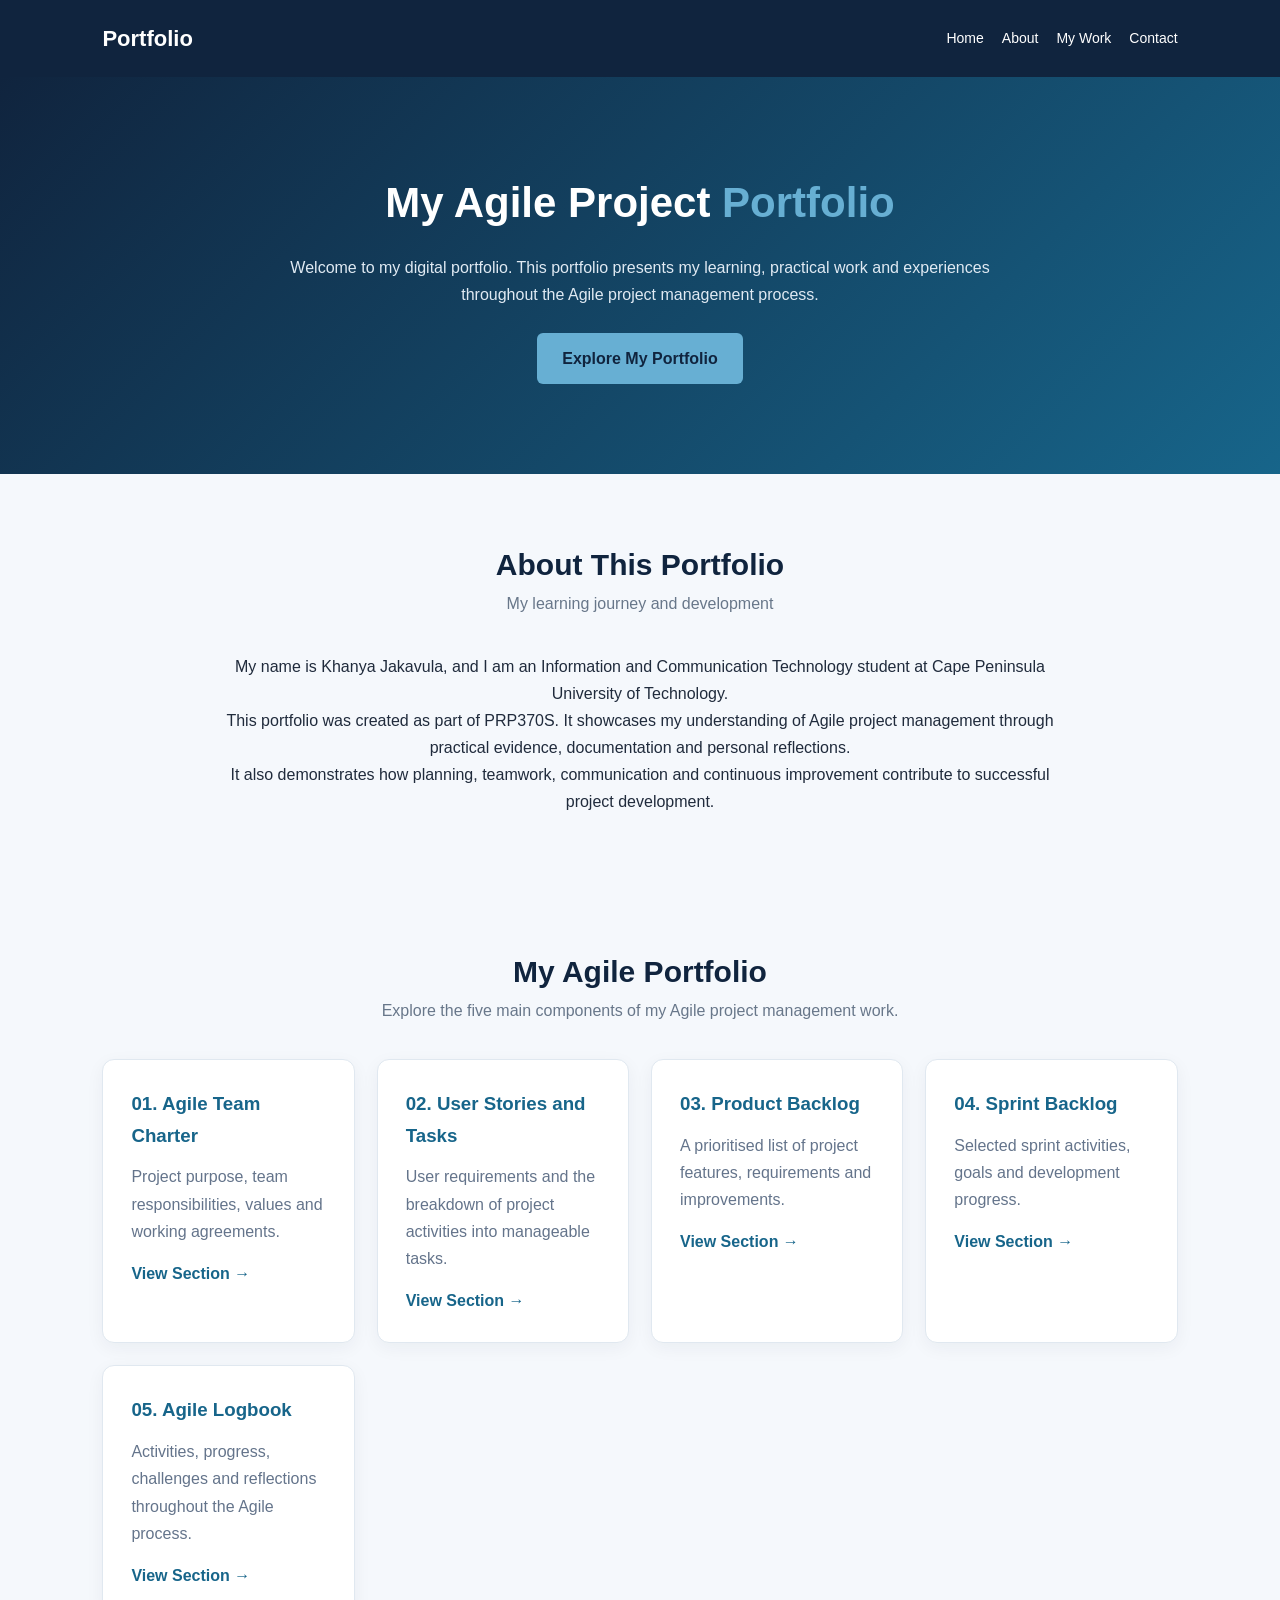
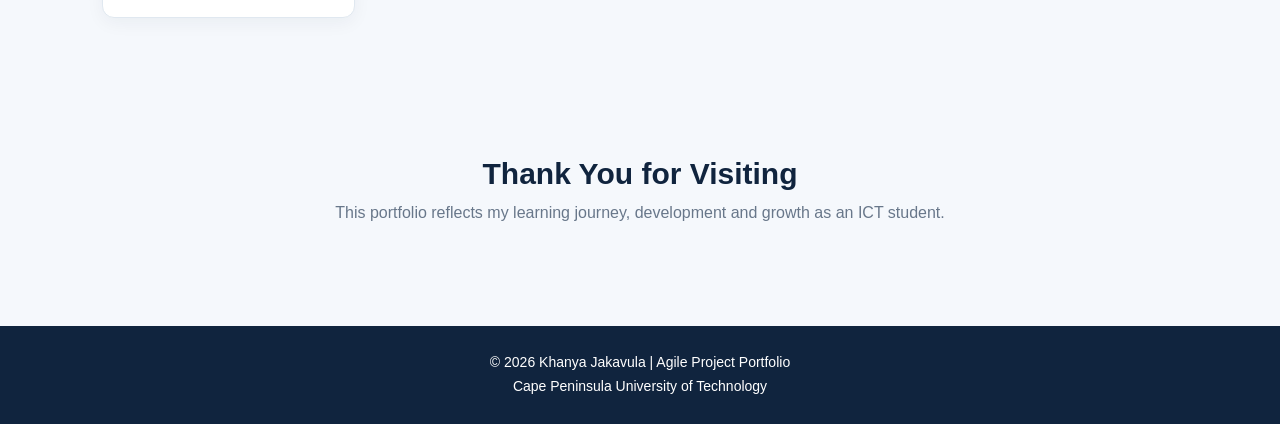
<file: PRP370S-Agile-Portfolio/index.html>
<!DOCTYPE html>
<html lang="en">
<head>
    <meta charset="UTF-8">
    <meta name="viewport" content="width=device-width, initial-scale=1.0">

    <title>PRP370S | Agile Project Portfolio</title>

    <link rel="stylesheet" href="style.css">
</head>

<body>

    <!-- NAVIGATION -->
    <header>
        <div class="logo">Portfolio</div>

        <nav>
            <a href="#home">Home</a>
            <a href="#about">About</a>
            <a href="#portfolio">My Work</a>
            <a href="#contact">Contact</a>
        </nav>
    </header>

    <!-- HERO SECTION -->
    <section class="hero" id="home">

        <h1>My Agile Project <span>Portfolio</span></h1>

        <p>
            Welcome to my digital portfolio.
            This portfolio presents my learning, practical work
            and experiences throughout the Agile project management process.
        </p>

        <a href="#portfolio" class="hero-button">
            Explore My Portfolio
        </a>

    </section>

    <!-- ABOUT SECTION -->
    <section id="about">

        <div class="section-title">
            <h2>About This Portfolio</h2>
            <p>My learning journey and development</p>
        </div>

        <div class="about">

            <p>
                My name is Khanya Jakavula, and I am an
                Information and Communication Technology student
                at Cape Peninsula University of Technology.
            </p>

            <p>
                This portfolio was created as part of PRP370S.
                It showcases my understanding of Agile project
                management through practical evidence, documentation
                and personal reflections.
            </p>

            <p>
                It also demonstrates how planning, teamwork,
                communication and continuous improvement contribute
                to successful project development.
            </p>

        </div>

    </section>

    <!-- PORTFOLIO SECTIONS -->
    <section id="portfolio">

        <div class="section-title">
            <h2>My Agile Portfolio</h2>

            <p>
                Explore the five main components of my
                Agile project management work.
            </p>
        </div>

        <div class="cards">

            <div class="card">
                <h3>01. Agile Team Charter</h3>

                <p>
                    Project purpose, team responsibilities,
                    values and working agreements.
                </p>

                <a href="agile-team-charter/index.html">
                    View Section →
                </a>
            </div>

            <div class="card">
                <h3>02. User Stories and Tasks</h3>

                <p>
                    User requirements and the breakdown
                    of project activities into manageable tasks.
                </p>

                <a href="user-stories-tasks/index.html">
                    View Section →
                </a>
            </div>

            <div class="card">
                <h3>03. Product Backlog</h3>

                <p>
                    A prioritised list of project features,
                    requirements and improvements.
                </p>

                <a href="product-backlog/index.html">
                    View Section →
                </a>
            </div>

            <div class="card">
                <h3>04. Sprint Backlog</h3>

                <p>
                    Selected sprint activities, goals
                    and development progress.
                </p>

                <a href="sprint-backlog/index.html">
                    View Section →
                </a>
            </div>

            <div class="card">
                <h3>05. Agile Logbook</h3>

                <p>
                    Activities, progress, challenges
                    and reflections throughout the Agile process.
                </p>

                <a href="agile-logbook/index.html">
                    View Section →
                </a>
            </div>

        </div>

    </section>

    <!-- CONTACT SECTION -->
    <section id="contact">

        <div class="section-title">
            <h2>Thank You for Visiting</h2>

            <p>
                This portfolio reflects my learning journey,
                development and growth as an ICT student.
            </p>
        </div>

    </section>

    <!-- FOOTER -->
    <footer>

        <p>
            © 2026 Khanya Jakavula |
           Agile Project Portfolio
        </p>

        <p>Cape Peninsula University of Technology</p>

    </footer>

</body>
</html>
</file>
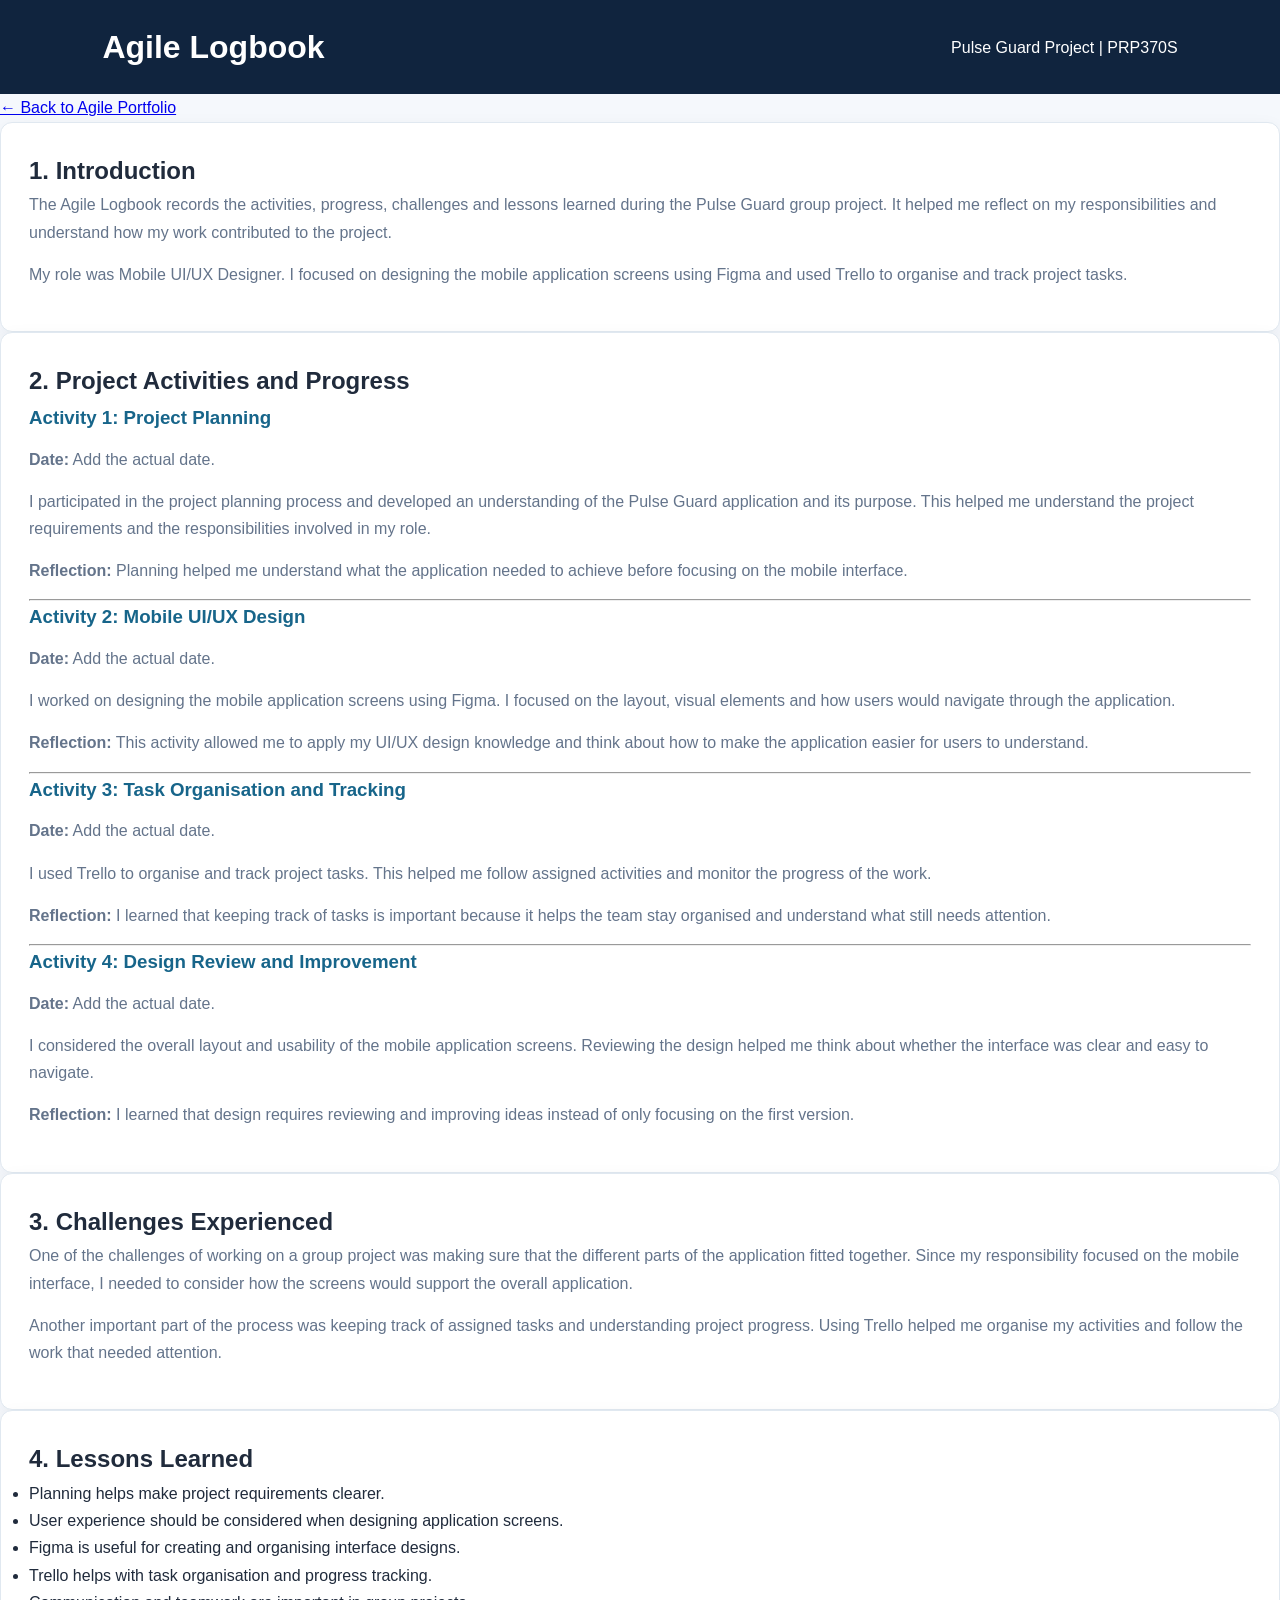
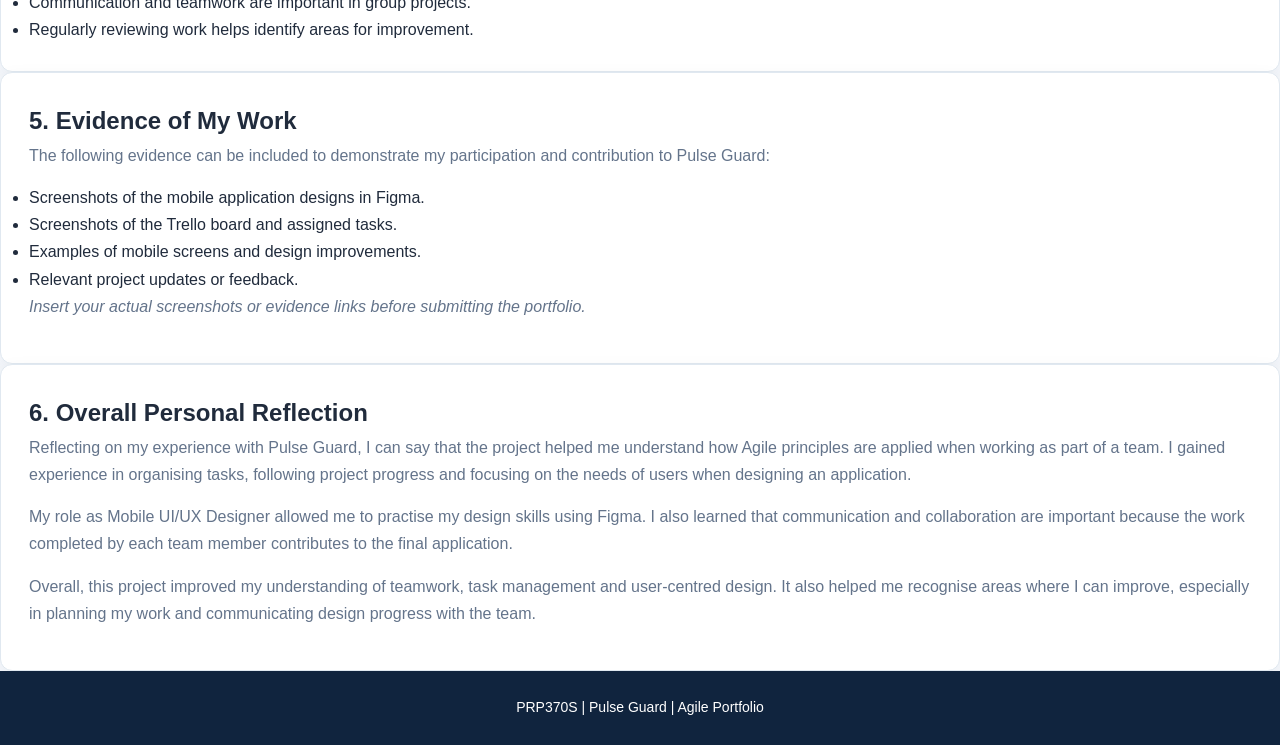
<file: PRP370S-Agile-Portfolio/agile-logbook/index.html>
<!DOCTYPE html>
<html lang="en">
<head>
    <meta charset="UTF-8">
    <meta name="viewport" content="width=device-width, initial-scale=1.0">
    <title>Agile Logbook | Pulse Guard</title>
    <link rel="stylesheet" href="../style.css">
</head>

<body>

<header>
    <h1>Agile Logbook</h1>
    <p>Pulse Guard Project | PRP370S</p>
</header>

<main class="container">

    <a href="../index.html" class="back-link">
        ← Back to Agile Portfolio
    </a>

    <section class="card">
        <h2>1. Introduction</h2>
        <p>
            The Agile Logbook records the activities, progress,
            challenges and lessons learned during the Pulse Guard
            group project. It helped me reflect on my responsibilities
            and understand how my work contributed to the project.
        </p>
        <p>
            My role was Mobile UI/UX Designer. I focused on designing
            the mobile application screens using Figma and used
            Trello to organise and track project tasks.
        </p>
    </section>

    <section class="card">
        <h2>2. Project Activities and Progress</h2>

        <h3>Activity 1: Project Planning</h3>
        <p><strong>Date:</strong> Add the actual date.</p>
        <p>
            I participated in the project planning process and
            developed an understanding of the Pulse Guard application
            and its purpose. This helped me understand the project
            requirements and the responsibilities involved in my role.
        </p>
        <p><strong>Reflection:</strong> Planning helped me understand
            what the application needed to achieve before focusing
            on the mobile interface.</p>

        <hr>

        <h3>Activity 2: Mobile UI/UX Design</h3>
        <p><strong>Date:</strong> Add the actual date.</p>
        <p>
            I worked on designing the mobile application screens
            using Figma. I focused on the layout, visual elements
            and how users would navigate through the application.
        </p>
        <p><strong>Reflection:</strong> This activity allowed me
            to apply my UI/UX design knowledge and think about
            how to make the application easier for users to understand.</p>

        <hr>

        <h3>Activity 3: Task Organisation and Tracking</h3>
        <p><strong>Date:</strong> Add the actual date.</p>
        <p>
            I used Trello to organise and track project tasks.
            This helped me follow assigned activities and monitor
            the progress of the work.
        </p>
        <p><strong>Reflection:</strong> I learned that keeping
            track of tasks is important because it helps the team
            stay organised and understand what still needs attention.</p>

        <hr>

        <h3>Activity 4: Design Review and Improvement</h3>
        <p><strong>Date:</strong> Add the actual date.</p>
        <p>
            I considered the overall layout and usability of the
            mobile application screens. Reviewing the design
            helped me think about whether the interface was
            clear and easy to navigate.
        </p>
        <p><strong>Reflection:</strong> I learned that design
            requires reviewing and improving ideas instead of
            only focusing on the first version.
        </p>
    </section>

    <section class="card">
        <h2>3. Challenges Experienced</h2>
        <p>
            One of the challenges of working on a group project
            was making sure that the different parts of the
            application fitted together. Since my responsibility
            focused on the mobile interface, I needed to consider
            how the screens would support the overall application.
        </p>
        <p>
            Another important part of the process was keeping
            track of assigned tasks and understanding project
            progress. Using Trello helped me organise my activities
            and follow the work that needed attention.
        </p>
    </section>

    <section class="card">
        <h2>4. Lessons Learned</h2>
        <ul>
            <li>Planning helps make project requirements clearer.</li>
            <li>User experience should be considered when designing application screens.</li>
            <li>Figma is useful for creating and organising interface designs.</li>
            <li>Trello helps with task organisation and progress tracking.</li>
            <li>Communication and teamwork are important in group projects.</li>
            <li>Regularly reviewing work helps identify areas for improvement.</li>
        </ul>
    </section>

    <section class="card">
        <h2>5. Evidence of My Work</h2>
        <p>
            The following evidence can be included to demonstrate
            my participation and contribution to Pulse Guard:
        </p>
        <ul>
            <li>Screenshots of the mobile application designs in Figma.</li>
            <li>Screenshots of the Trello board and assigned tasks.</li>
            <li>Examples of mobile screens and design improvements.</li>
            <li>Relevant project updates or feedback.</li>
        </ul>
        <p>
            <em>
                Insert your actual screenshots or evidence links
                before submitting the portfolio.
            </em>
        </p>
    </section>

    <section class="card">
        <h2>6. Overall Personal Reflection</h2>
        <p>
            Reflecting on my experience with Pulse Guard, I can
            say that the project helped me understand how Agile
            principles are applied when working as part of a team.
            I gained experience in organising tasks, following
            project progress and focusing on the needs of users
            when designing an application.
        </p>
        <p>
            My role as Mobile UI/UX Designer allowed me to practise
            my design skills using Figma. I also learned that
            communication and collaboration are important because
            the work completed by each team member contributes
            to the final application.
        </p>
        <p>
            Overall, this project improved my understanding of
            teamwork, task management and user-centred design.
            It also helped me recognise areas where I can improve,
            especially in planning my work and communicating
            design progress with the team.
        </p>
    </section>

</main>

<footer>
    <p>PRP370S | Pulse Guard | Agile Portfolio</p>
</footer>

</body>
</html>
</file>
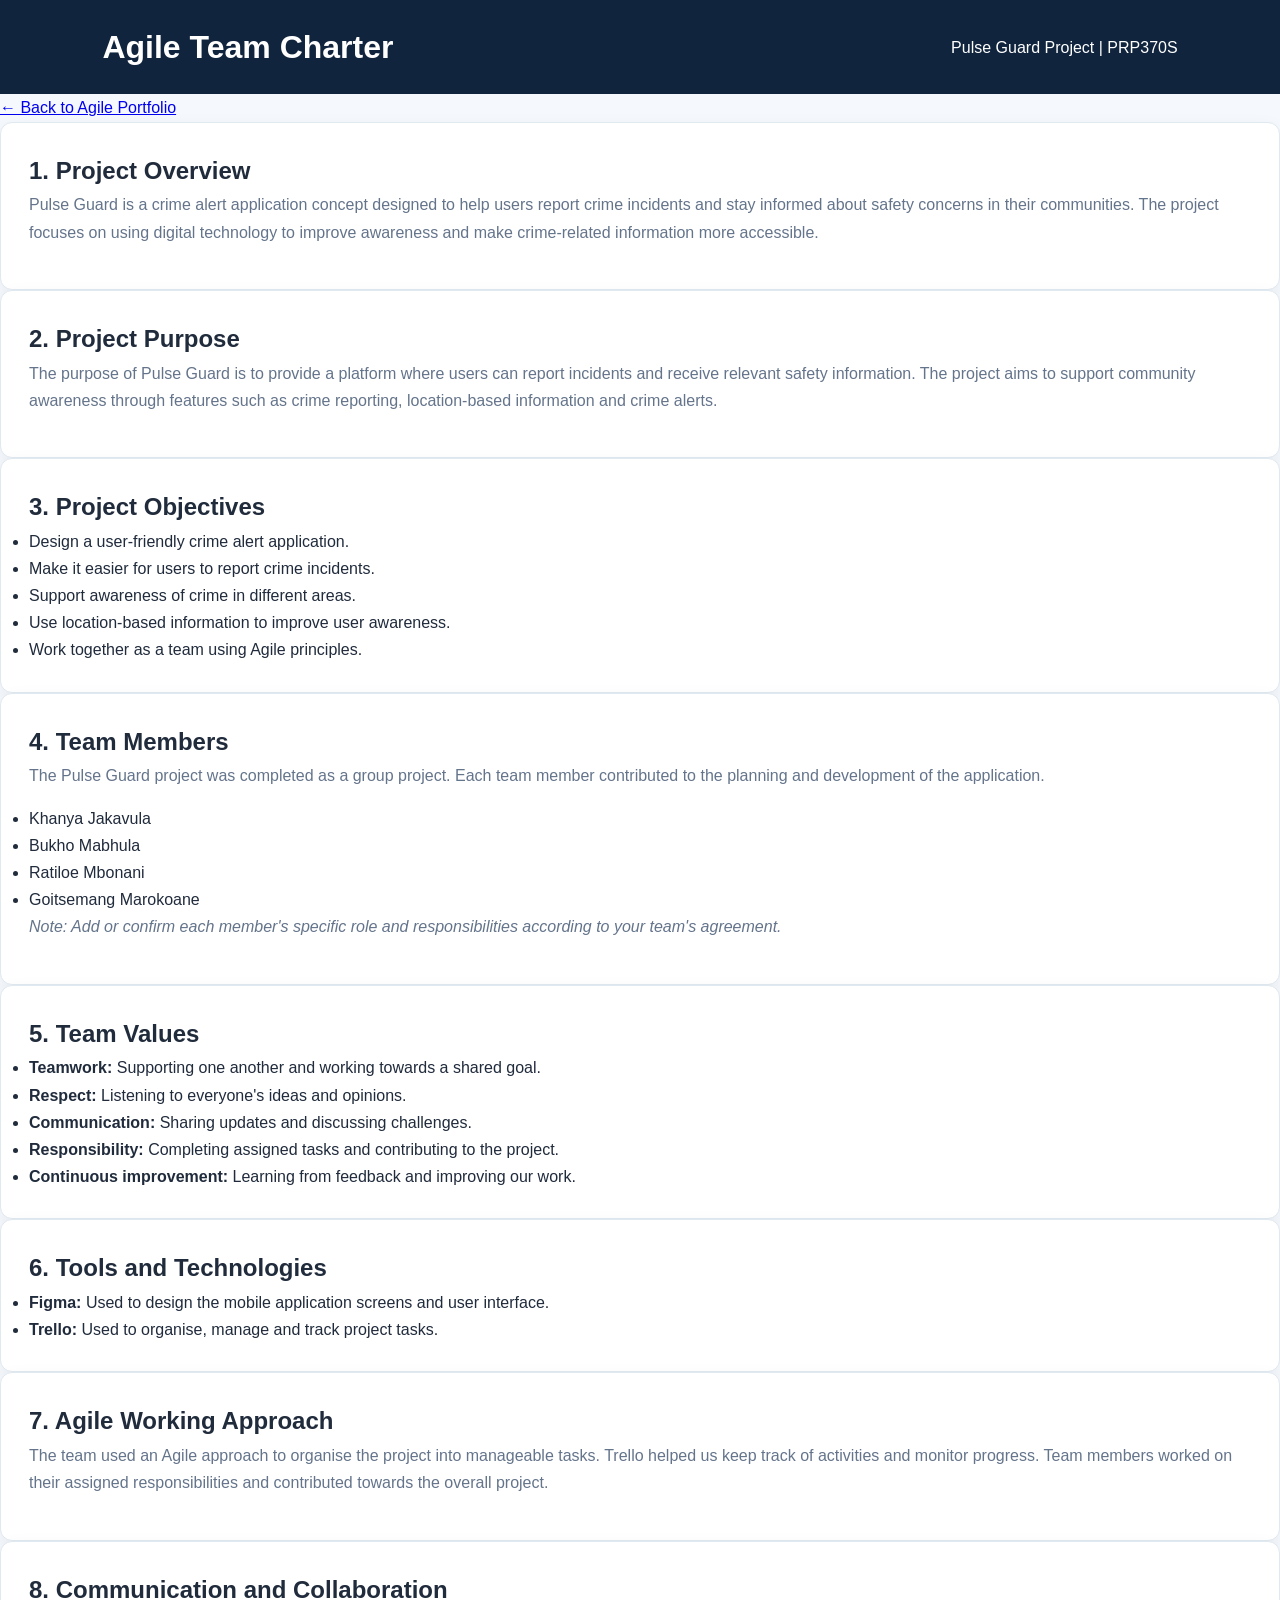
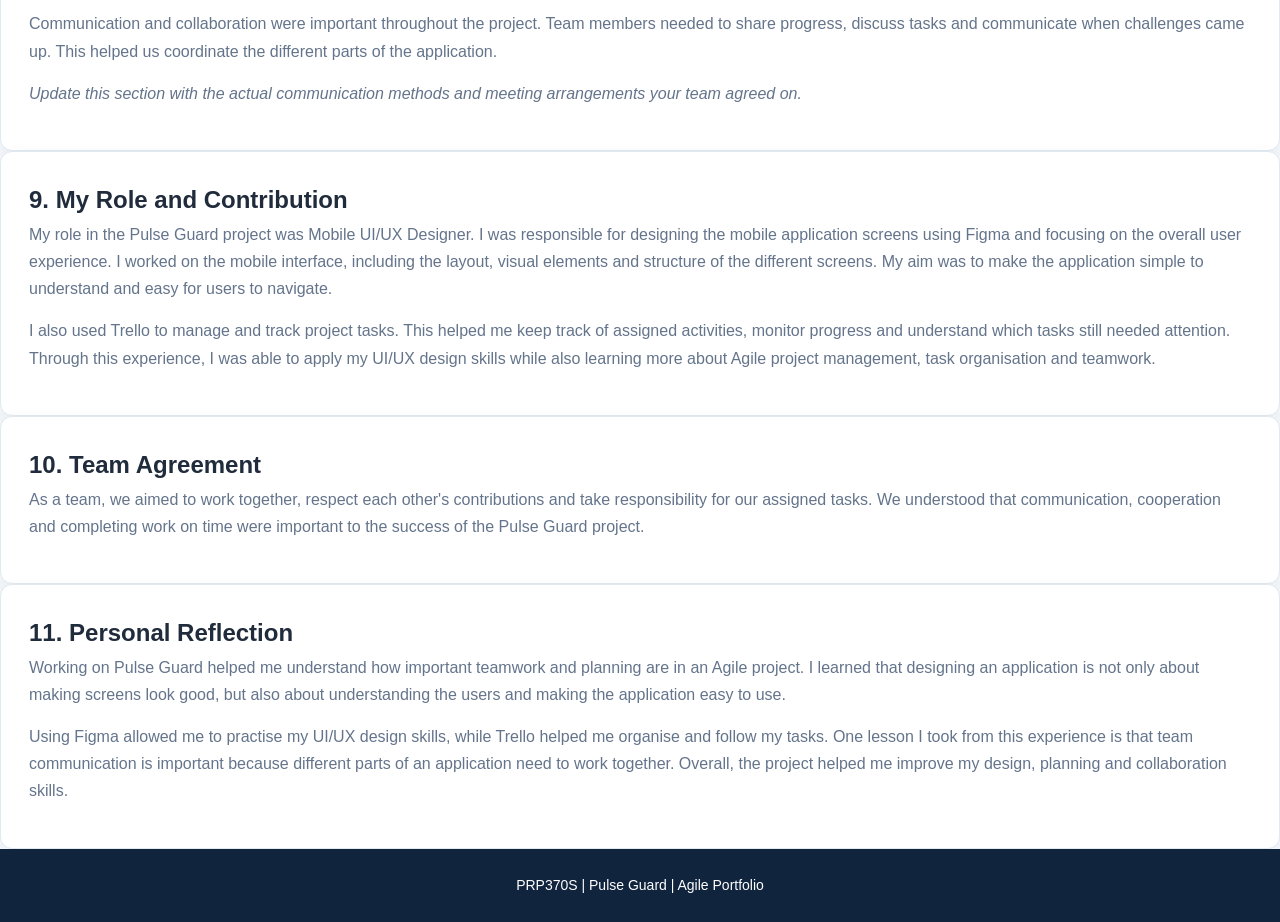
<file: PRP370S-Agile-Portfolio/agile-team-charter/index.html>
<!DOCTYPE html>
<html lang="en">
<head>
    <meta charset="UTF-8">
    <meta name="viewport" content="width=device-width, initial-scale=1.0">
    <title>Agile Team Charter | Pulse Guard</title>
    <link rel="stylesheet" href="../style.css">
</head>

<body>

    <header>
        <h1>Agile Team Charter</h1>
        <p>Pulse Guard Project | PRP370S</p>
    </header>

    <main class="container">

        <a href="../index.html" class="back-link">← Back to Agile Portfolio</a>

        <section class="card">
            <h2>1. Project Overview</h2>
            <p>
                Pulse Guard is a crime alert application concept designed
                to help users report crime incidents and stay informed
                about safety concerns in their communities. The project
                focuses on using digital technology to improve awareness
                and make crime-related information more accessible.
            </p>
        </section>

        <section class="card">
            <h2>2. Project Purpose</h2>
            <p>
                The purpose of Pulse Guard is to provide a platform where
                users can report incidents and receive relevant safety
                information. The project aims to support community
                awareness through features such as crime reporting,
                location-based information and crime alerts.
            </p>
        </section>

        <section class="card">
            <h2>3. Project Objectives</h2>
            <ul>
                <li>Design a user-friendly crime alert application.</li>
                <li>Make it easier for users to report crime incidents.</li>
                <li>Support awareness of crime in different areas.</li>
                <li>Use location-based information to improve user awareness.</li>
                <li>Work together as a team using Agile principles.</li>
            </ul>
        </section>

        <section class="card">
            <h2>4. Team Members</h2>
            <p>
                The Pulse Guard project was completed as a group project.
                Each team member contributed to the planning and development
                of the application.
            </p>
            <ul>
                <li>Khanya Jakavula</li>
                <li>Bukho Mabhula</li>
                <li>Ratiloe Mbonani</li>
                <li>Goitsemang Marokoane</li>
            </ul>
            <p>
                <em>Note: Add or confirm each member's specific role and
                responsibilities according to your team's agreement.</em>
            </p>
        </section>

        <section class="card">
            <h2>5. Team Values</h2>
            <ul>
                <li><strong>Teamwork:</strong> Supporting one another and
                working towards a shared goal.</li>
                <li><strong>Respect:</strong> Listening to everyone's ideas
                and opinions.</li>
                <li><strong>Communication:</strong> Sharing updates and
                discussing challenges.</li>
                <li><strong>Responsibility:</strong> Completing assigned
                tasks and contributing to the project.</li>
                <li><strong>Continuous improvement:</strong> Learning from
                feedback and improving our work.</li>
            </ul>
        </section>

        <section class="card">
            <h2>6. Tools and Technologies</h2>
            <ul>
                <li><strong>Figma:</strong> Used to design the mobile
                application screens and user interface.</li>
                <li><strong>Trello:</strong> Used to organise, manage
                and track project tasks.</li>
            </ul>
        </section>

        <section class="card">
            <h2>7. Agile Working Approach</h2>
            <p>
                The team used an Agile approach to organise the project
                into manageable tasks. Trello helped us keep track of
                activities and monitor progress. Team members worked
                on their assigned responsibilities and contributed
                towards the overall project.
            </p>
        </section>

        <section class="card">
            <h2>8. Communication and Collaboration</h2>
            <p>
                Communication and collaboration were important throughout
                the project. Team members needed to share progress,
                discuss tasks and communicate when challenges came up.
                This helped us coordinate the different parts of the
                application.
            </p>
            <p>
                <em>Update this section with the actual communication
                methods and meeting arrangements your team agreed on.</em>
            </p>
        </section>

        <section class="card">
            <h2>9. My Role and Contribution</h2>
            <p>
                My role in the Pulse Guard project was Mobile UI/UX Designer.
                I was responsible for designing the mobile application
                screens using Figma and focusing on the overall user
                experience. I worked on the mobile interface, including
                the layout, visual elements and structure of the different
                screens. My aim was to make the application simple to
                understand and easy for users to navigate.
            </p>
            <p>
                I also used Trello to manage and track project tasks.
                This helped me keep track of assigned activities, monitor
                progress and understand which tasks still needed attention.
                Through this experience, I was able to apply my UI/UX
                design skills while also learning more about Agile project
                management, task organisation and teamwork.
            </p>
        </section>

        <section class="card">
            <h2>10. Team Agreement</h2>
            <p>
                As a team, we aimed to work together, respect each other's
                contributions and take responsibility for our assigned
                tasks. We understood that communication, cooperation and
                completing work on time were important to the success
                of the Pulse Guard project.
            </p>
        </section>

        <section class="card">
            <h2>11. Personal Reflection</h2>
            <p>
                Working on Pulse Guard helped me understand how important
                teamwork and planning are in an Agile project. I learned
                that designing an application is not only about making
                screens look good, but also about understanding the users
                and making the application easy to use.
            </p>
            <p>
                Using Figma allowed me to practise my UI/UX design skills,
                while Trello helped me organise and follow my tasks.
                One lesson I took from this experience is that team
                communication is important because different parts of
                an application need to work together. Overall, the project
                helped me improve my design, planning and collaboration
                skills.
            </p>
        </section>

    </main>

    <footer>
        <p>PRP370S | Pulse Guard | Agile Portfolio</p>
    </footer>

</body>
</html>
</file>
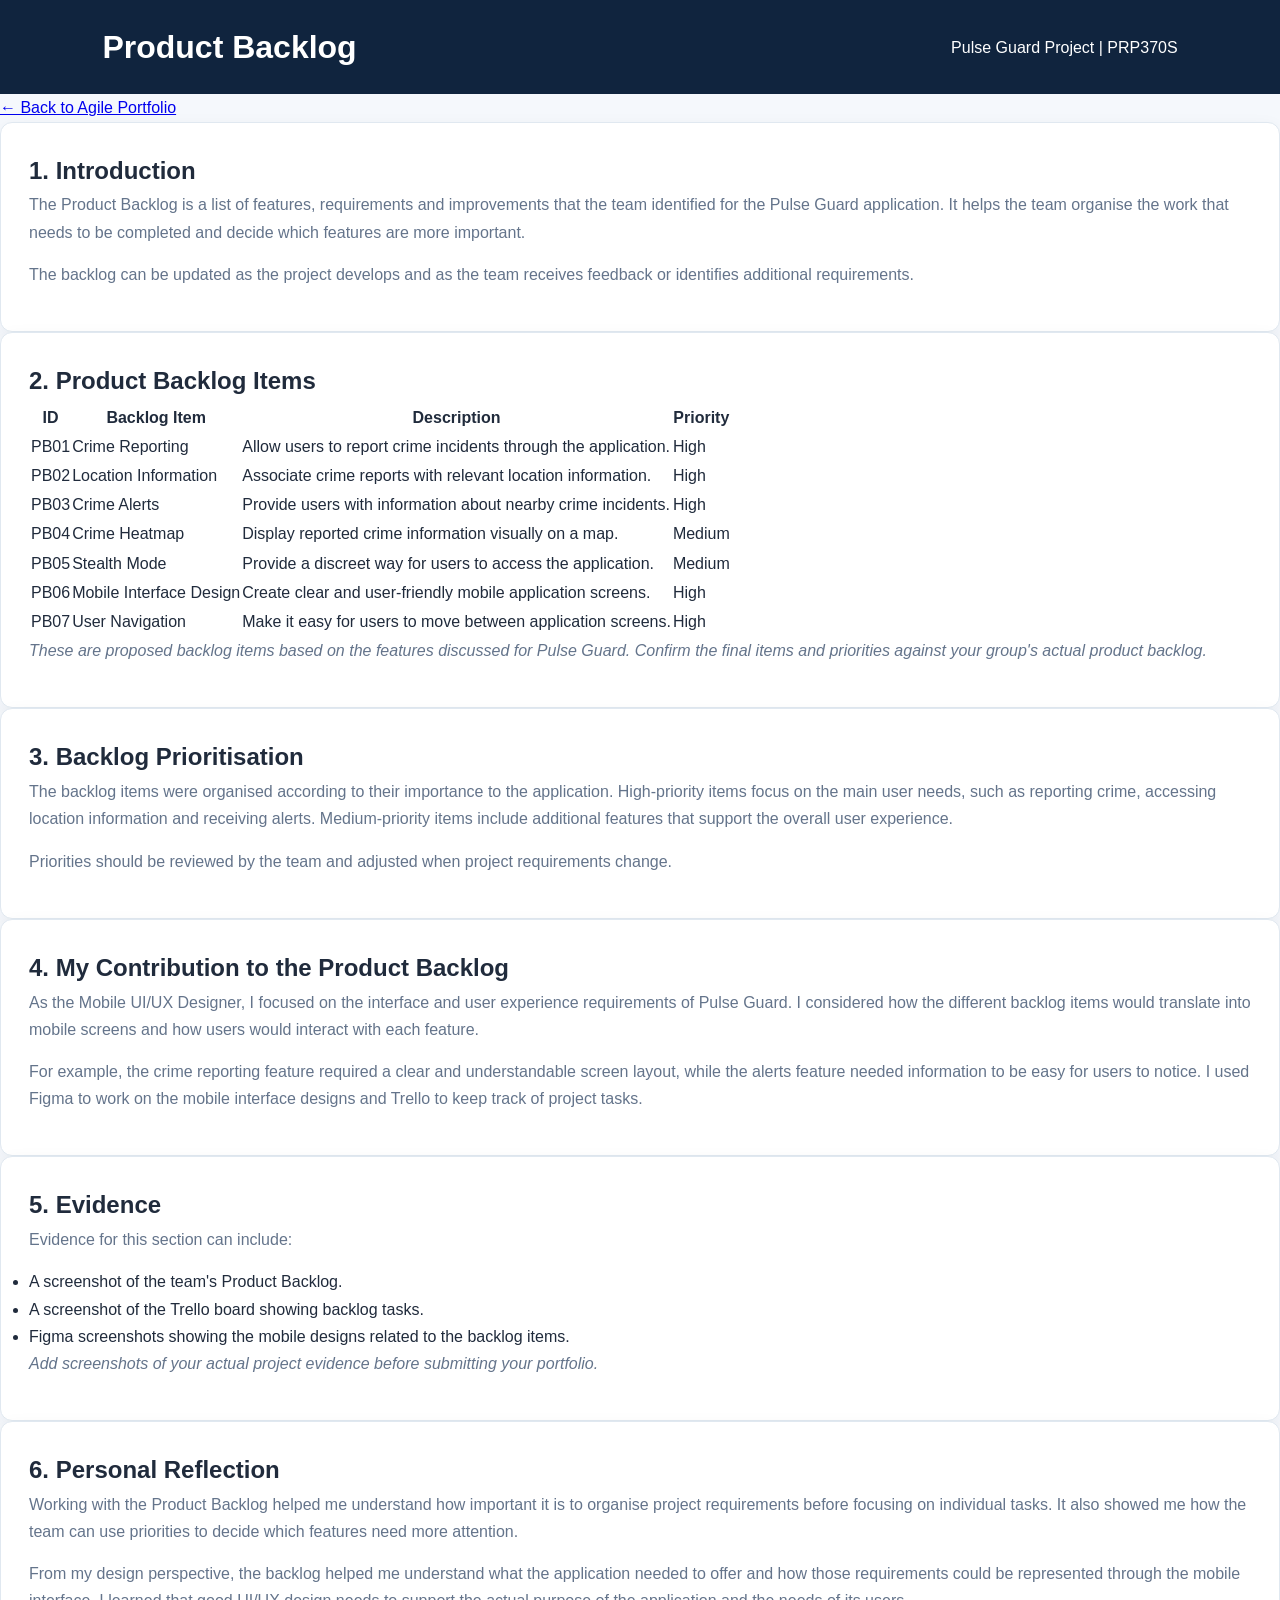
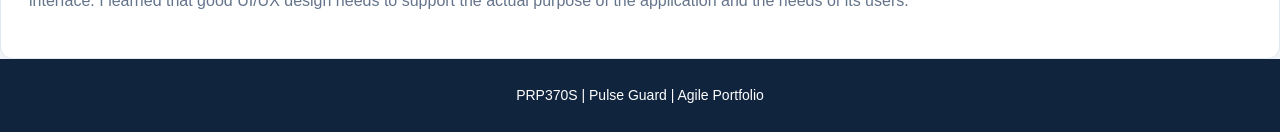
<file: PRP370S-Agile-Portfolio/product-backlog/index.html>
<!DOCTYPE html>
<html lang="en">
<head>
    <meta charset="UTF-8">
    <meta name="viewport" content="width=device-width, initial-scale=1.0">
    <title>Product Backlog | Pulse Guard</title>
    <link rel="stylesheet" href="../style.css">
</head>

<body>

<header>
    <h1>Product Backlog</h1>
    <p>Pulse Guard Project | PRP370S</p>
</header>

<main class="container">

    <a href="../index.html" class="back-link">
        ← Back to Agile Portfolio
    </a>

    <section class="card">
        <h2>1. Introduction</h2>
        <p>
            The Product Backlog is a list of features, requirements
            and improvements that the team identified for the
            Pulse Guard application. It helps the team organise
            the work that needs to be completed and decide which
            features are more important.
        </p>
        <p>
            The backlog can be updated as the project develops
            and as the team receives feedback or identifies
            additional requirements.
        </p>
    </section>

    <section class="card">
        <h2>2. Product Backlog Items</h2>

        <table>
            <thead>
                <tr>
                    <th>ID</th>
                    <th>Backlog Item</th>
                    <th>Description</th>
                    <th>Priority</th>
                </tr>
            </thead>

            <tbody>
                <tr>
                    <td>PB01</td>
                    <td>Crime Reporting</td>
                    <td>Allow users to report crime incidents through the application.</td>
                    <td>High</td>
                </tr>

                <tr>
                    <td>PB02</td>
                    <td>Location Information</td>
                    <td>Associate crime reports with relevant location information.</td>
                    <td>High</td>
                </tr>

                <tr>
                    <td>PB03</td>
                    <td>Crime Alerts</td>
                    <td>Provide users with information about nearby crime incidents.</td>
                    <td>High</td>
                </tr>

                <tr>
                    <td>PB04</td>
                    <td>Crime Heatmap</td>
                    <td>Display reported crime information visually on a map.</td>
                    <td>Medium</td>
                </tr>

                <tr>
                    <td>PB05</td>
                    <td>Stealth Mode</td>
                    <td>Provide a discreet way for users to access the application.</td>
                    <td>Medium</td>
                </tr>

                <tr>
                    <td>PB06</td>
                    <td>Mobile Interface Design</td>
                    <td>Create clear and user-friendly mobile application screens.</td>
                    <td>High</td>
                </tr>

                <tr>
                    <td>PB07</td>
                    <td>User Navigation</td>
                    <td>Make it easy for users to move between application screens.</td>
                    <td>High</td>
                </tr>
            </tbody>
        </table>

        <p>
            <em>
                These are proposed backlog items based on the
                features discussed for Pulse Guard. Confirm the
                final items and priorities against your group's
                actual product backlog.
            </em>
        </p>
    </section>

    <section class="card">
        <h2>3. Backlog Prioritisation</h2>
        <p>
            The backlog items were organised according to their
            importance to the application. High-priority items
            focus on the main user needs, such as reporting crime,
            accessing location information and receiving alerts.
            Medium-priority items include additional features
            that support the overall user experience.
        </p>
        <p>
            Priorities should be reviewed by the team and adjusted
            when project requirements change.
        </p>
    </section>

    <section class="card">
        <h2>4. My Contribution to the Product Backlog</h2>
        <p>
            As the Mobile UI/UX Designer, I focused on the
            interface and user experience requirements of
            Pulse Guard. I considered how the different backlog
            items would translate into mobile screens and how
            users would interact with each feature.
        </p>
        <p>
            For example, the crime reporting feature required
            a clear and understandable screen layout, while
            the alerts feature needed information to be easy
            for users to notice. I used Figma to work on the
            mobile interface designs and Trello to keep track
            of project tasks.
        </p>
    </section>

    <section class="card">
        <h2>5. Evidence</h2>
        <p>
            Evidence for this section can include:
        </p>
        <ul>
            <li>A screenshot of the team's Product Backlog.</li>
            <li>A screenshot of the Trello board showing backlog tasks.</li>
            <li>Figma screenshots showing the mobile designs related to the backlog items.</li>
        </ul>
        <p>
            <em>
                Add screenshots of your actual project evidence
                before submitting your portfolio.
            </em>
        </p>
    </section>

    <section class="card">
        <h2>6. Personal Reflection</h2>
        <p>
            Working with the Product Backlog helped me understand
            how important it is to organise project requirements
            before focusing on individual tasks. It also showed
            me how the team can use priorities to decide which
            features need more attention.
        </p>
        <p>
            From my design perspective, the backlog helped me
            understand what the application needed to offer
            and how those requirements could be represented
            through the mobile interface. I learned that good
            UI/UX design needs to support the actual purpose
            of the application and the needs of its users.
        </p>
    </section>

</main>

<footer>
    <p>PRP370S | Pulse Guard | Agile Portfolio</p>
</footer>

</body>
</html>
</file>
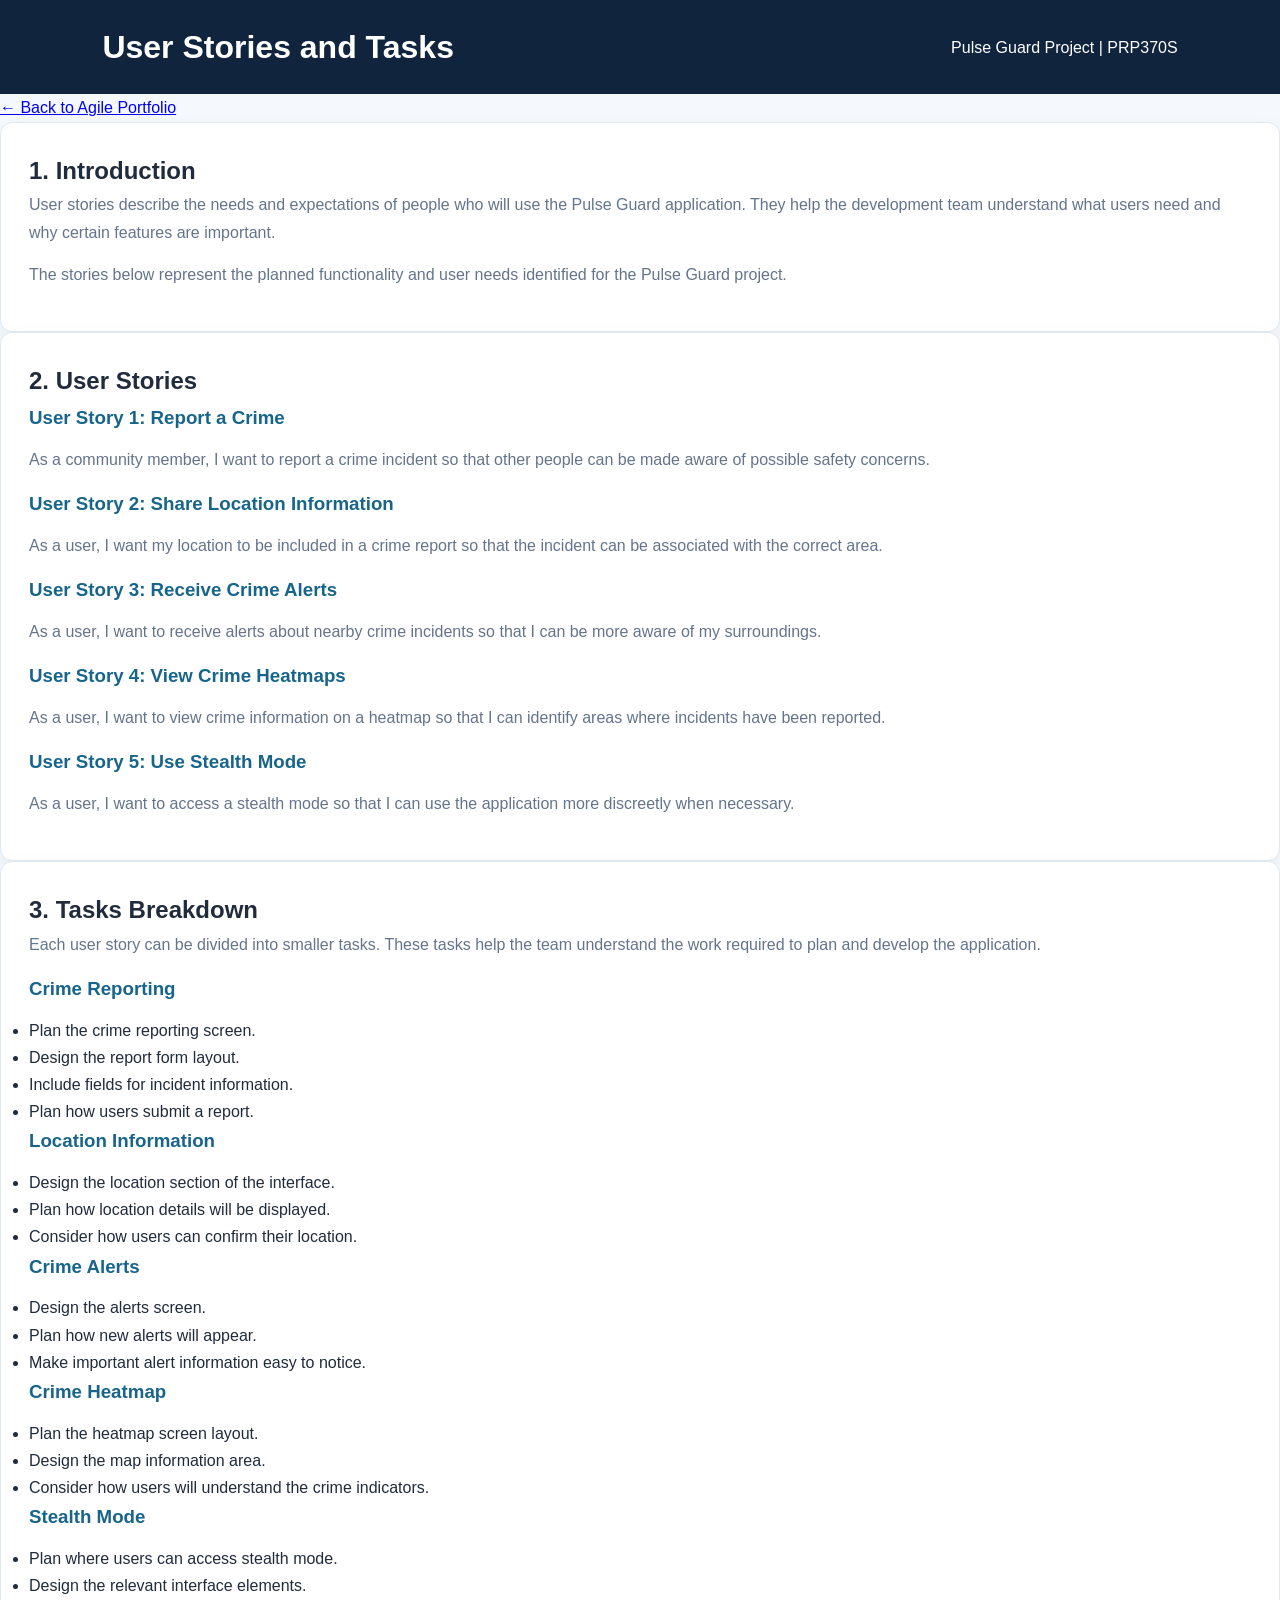
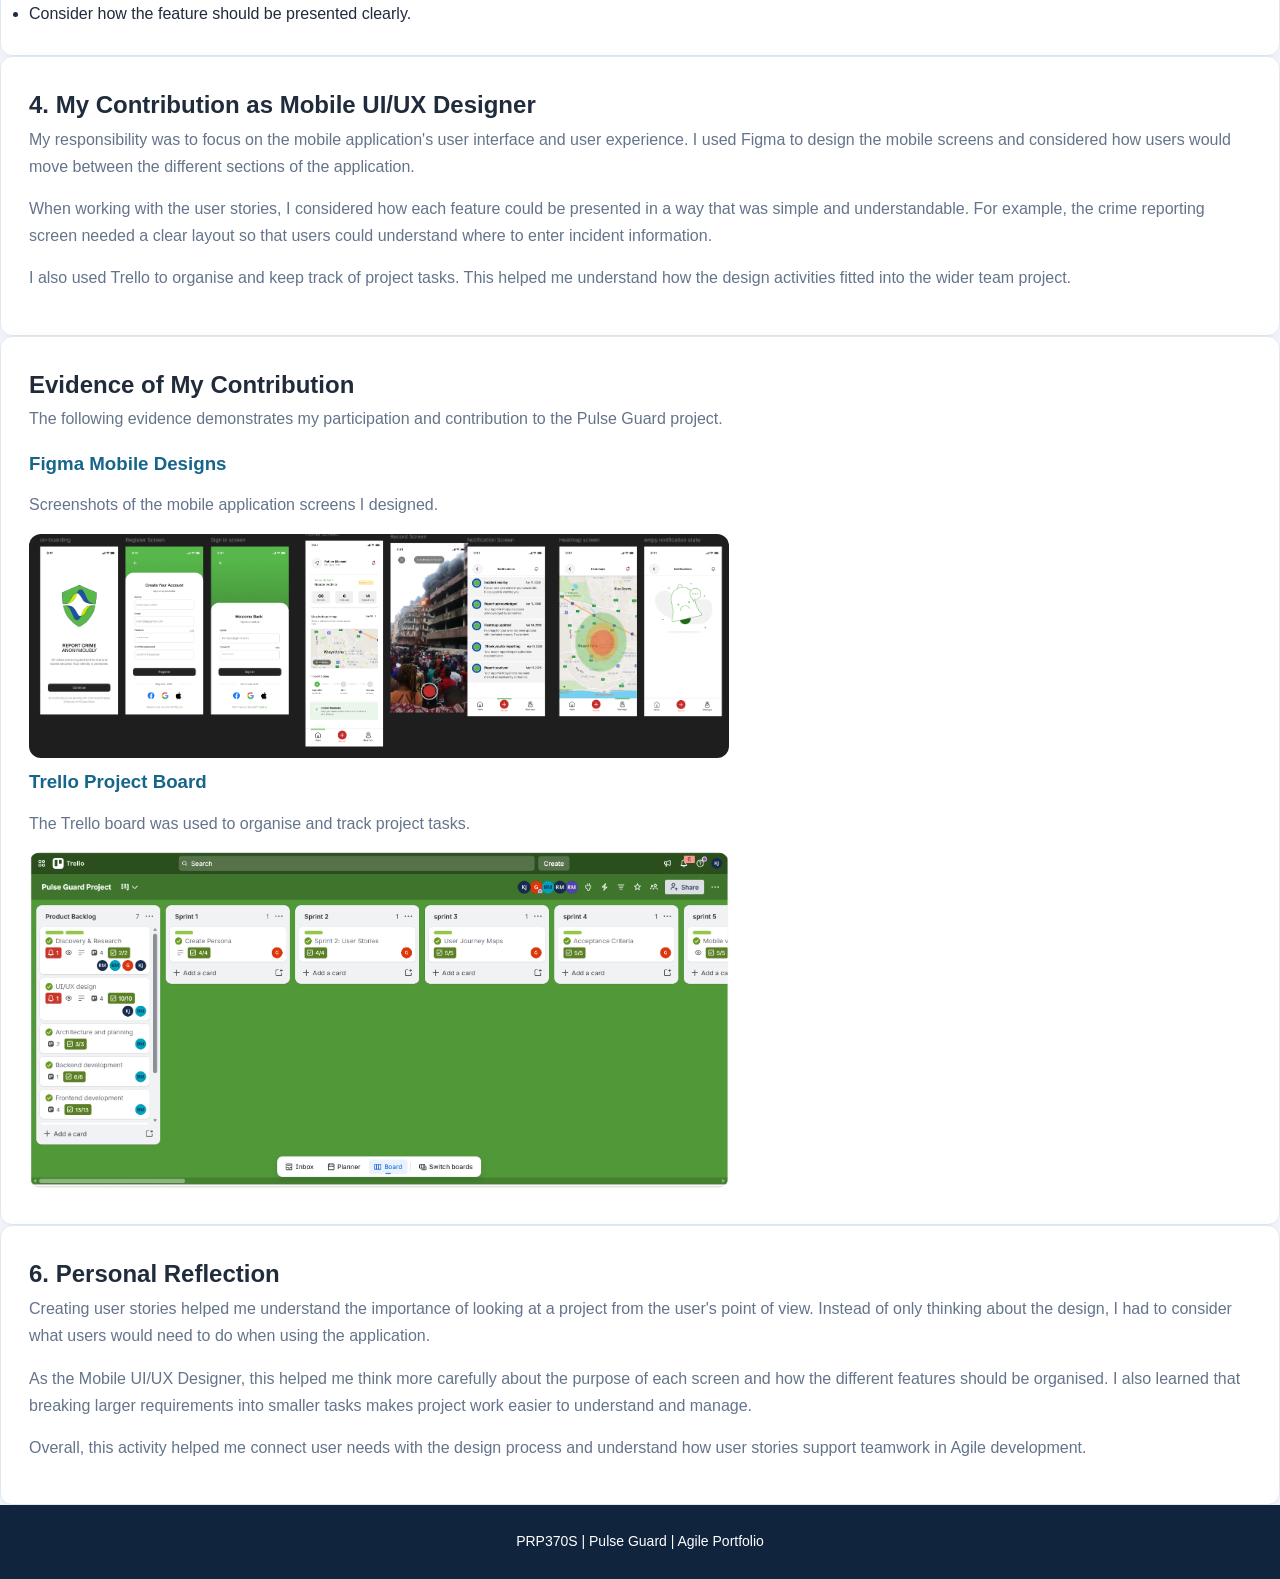
<file: PRP370S-Agile-Portfolio/user-stories-tasks/index.html>
<!DOCTYPE html>
<html lang="en">
<head>
    <meta charset="UTF-8">
    <meta name="viewport" content="width=device-width, initial-scale=1.0">
    <title>User Stories and Tasks | Pulse Guard</title>
    <link rel="stylesheet" href="../style.css">
</head>

<body>

<header>
    <h1>User Stories and Tasks</h1>
    <p>Pulse Guard Project | PRP370S</p>
</header>

<main class="container">

    <a href="../index.html" class="back-link">
        ← Back to Agile Portfolio
    </a>

    <section class="card">
        <h2>1. Introduction</h2>
        <p>
            User stories describe the needs and expectations of people
            who will use the Pulse Guard application. They help the
            development team understand what users need and why
            certain features are important.
        </p>
        <p>
            The stories below represent the planned functionality
            and user needs identified for the Pulse Guard project.
        </p>
    </section>

    <section class="card">
        <h2>2. User Stories</h2>

        <h3>User Story 1: Report a Crime</h3>
        <p>
            As a community member, I want to report a crime incident
            so that other people can be made aware of possible
            safety concerns.
        </p>

        <h3>User Story 2: Share Location Information</h3>
        <p>
            As a user, I want my location to be included in a crime
            report so that the incident can be associated with
            the correct area.
        </p>

        <h3>User Story 3: Receive Crime Alerts</h3>
        <p>
            As a user, I want to receive alerts about nearby crime
            incidents so that I can be more aware of my surroundings.
        </p>

        <h3>User Story 4: View Crime Heatmaps</h3>
        <p>
            As a user, I want to view crime information on a heatmap
            so that I can identify areas where incidents have
            been reported.
        </p>

        <h3>User Story 5: Use Stealth Mode</h3>
        <p>
            As a user, I want to access a stealth mode so that I
            can use the application more discreetly when necessary.
        </p>
    </section>

    <section class="card">
        <h2>3. Tasks Breakdown</h2>
        <p>
            Each user story can be divided into smaller tasks.
            These tasks help the team understand the work required
            to plan and develop the application.
        </p>

        <h3>Crime Reporting</h3>
        <ul>
            <li>Plan the crime reporting screen.</li>
            <li>Design the report form layout.</li>
            <li>Include fields for incident information.</li>
            <li>Plan how users submit a report.</li>
        </ul>

        <h3>Location Information</h3>
        <ul>
            <li>Design the location section of the interface.</li>
            <li>Plan how location details will be displayed.</li>
            <li>Consider how users can confirm their location.</li>
        </ul>

        <h3>Crime Alerts</h3>
        <ul>
            <li>Design the alerts screen.</li>
            <li>Plan how new alerts will appear.</li>
            <li>Make important alert information easy to notice.</li>
        </ul>

        <h3>Crime Heatmap</h3>
        <ul>
            <li>Plan the heatmap screen layout.</li>
            <li>Design the map information area.</li>
            <li>Consider how users will understand the crime indicators.</li>
        </ul>

        <h3>Stealth Mode</h3>
        <ul>
            <li>Plan where users can access stealth mode.</li>
            <li>Design the relevant interface elements.</li>
            <li>Consider how the feature should be presented clearly.</li>
        </ul>
    </section>

    <section class="card">
        <h2>4. My Contribution as Mobile UI/UX Designer</h2>
        <p>
            My responsibility was to focus on the mobile application's
            user interface and user experience. I used Figma to design
            the mobile screens and considered how users would move
            between the different sections of the application.
        </p>
        <p>
            When working with the user stories, I considered how each
            feature could be presented in a way that was simple and
            understandable. For example, the crime reporting screen
            needed a clear layout so that users could understand
            where to enter incident information.
        </p>
        <p>
            I also used Trello to organise and keep track of project
            tasks. This helped me understand how the design activities
            fitted into the wider team project.
        </p>
    </section>

    
<section class="card">
    <h2>Evidence of My Contribution</h2>

    <p>
        The following evidence demonstrates my participation
        and contribution to the Pulse Guard project.
    </p>

    <h3>Figma Mobile Designs</h3>
    <p>
        Screenshots of the mobile application screens I designed.
    </p>
    <img
        src="../evidence/figma-mobile-screens.png"
        alt="Pulse Guard mobile UI designs"
        style="width:100%; max-width:700px; border-radius:12px;"
    >

    <h3>Trello Project Board</h3>
    <p>
        The Trello board was used to organise and track project tasks.
    </p>
    <img
        src="../evidence/trello-board.png"
        alt="Pulse Guard Trello board"
        style="width:100%; max-width:700px; border-radius:12px;"
    >
</section>


    <section class="card">
        <h2>6. Personal Reflection</h2>
        <p>
            Creating user stories helped me understand the importance
            of looking at a project from the user's point of view.
            Instead of only thinking about the design, I had to
            consider what users would need to do when using the
            application.
        </p>
        <p>
            As the Mobile UI/UX Designer, this helped me think more
            carefully about the purpose of each screen and how the
            different features should be organised. I also learned
            that breaking larger requirements into smaller tasks
            makes project work easier to understand and manage.
        </p>
        <p>
            Overall, this activity helped me connect user needs
            with the design process and understand how user stories
            support teamwork in Agile development.
        </p>
    </section>

</main>

<footer>
    <p>PRP370S | Pulse Guard | Agile Portfolio</p>
</footer>

</body>
</html>
</file>
<file: PRP370S-Agile-Portfolio/style.css>
/* GENERAL SETTINGS */
* {
    margin: 0;
    padding: 0;
    box-sizing: border-box;
    scroll-behavior: smooth;
}

body {
    font-family: Arial, sans-serif;
    background: #f5f8fc;
    color: #202b3c;
    line-height: 1.7;
}

/* NAVIGATION */
header {
    background: #10243e;
    color: white;
    padding: 20px 8%;
    display: flex;
    justify-content: space-between;
    align-items: center;
    flex-wrap: wrap;
    gap: 15px;
}

.logo {
    font-size: 22px;
    font-weight: bold;
}

nav {
    display: flex;
    flex-wrap: wrap;
    gap: 18px;
}

nav a {
    color: white;
    text-decoration: none;
    font-size: 14px;
}

nav a:hover {
    color: #67afd3;
}

/* HERO SECTION */
.hero {
    background: linear-gradient(135deg, #10243e, #17658a);
    color: white;
    padding: 90px 8%;
    text-align: center;
}

.hero h1 {
    font-size: 42px;
    margin-bottom: 15px;
}

.hero p {
    max-width: 700px;
    margin: 0 auto 25px;
    color: #e0eaf3;
}

.hero span {
    color: #67afd3;
}

.hero-button {
    display: inline-block;
    background: #67afd3;
    color: #10243e;
    padding: 12px 25px;
    border-radius: 6px;
    text-decoration: none;
    font-weight: bold;
}

/* GENERAL SECTIONS */
section {
    padding: 65px 8%;
}

.section-title {
    text-align: center;
    margin-bottom: 35px;
}

.section-title h2 {
    color: #10243e;
    font-size: 30px;
}

.section-title p {
    color: #68778a;
}

/* ABOUT */
.about {
    max-width: 850px;
    margin: auto;
    text-align: center;
}

/* ASSESSMENT CARDS */
.cards {
    display: grid;
    grid-template-columns: repeat(auto-fit, minmax(230px, 1fr));
    gap: 22px;
}

.card {
    background: white;
    padding: 28px;
    border-radius: 12px;
    border: 1px solid #e0e8f0;
    box-shadow: 0 5px 18px rgba(16, 36, 62, 0.05);
}

.card h3 {
    color: #17658a;
    margin-bottom: 12px;
}

.card p {
    color: #64748b;
    margin-bottom: 15px;
}

.card a {
    color: #17658a;
    font-weight: bold;
    text-decoration: none;
}

/* CONTENT SECTIONS */
.content-box {
    background: white;
    padding: 30px;
    border-radius: 12px;
    max-width: 950px;
    margin: auto;
    border: 1px solid #e0e8f0;
}

.content-box h3 {
    color: #17658a;
    margin: 20px 0 10px;
}

.content-box p {
    margin-bottom: 12px;
}

/* FOOTER */
footer {
    background: #10243e;
    color: white;
    text-align: center;
    padding: 25px;
    font-size: 14px;
}

/* MOBILE RESPONSIVENESS */
@media (max-width: 600px) {
    header {
        flex-direction: column;
    }

    nav {
        justify-content: center;
    }

    .hero h1 {
        font-size: 30px;
    }

    section {
        padding: 45px 6%;
    }
}
</file>
